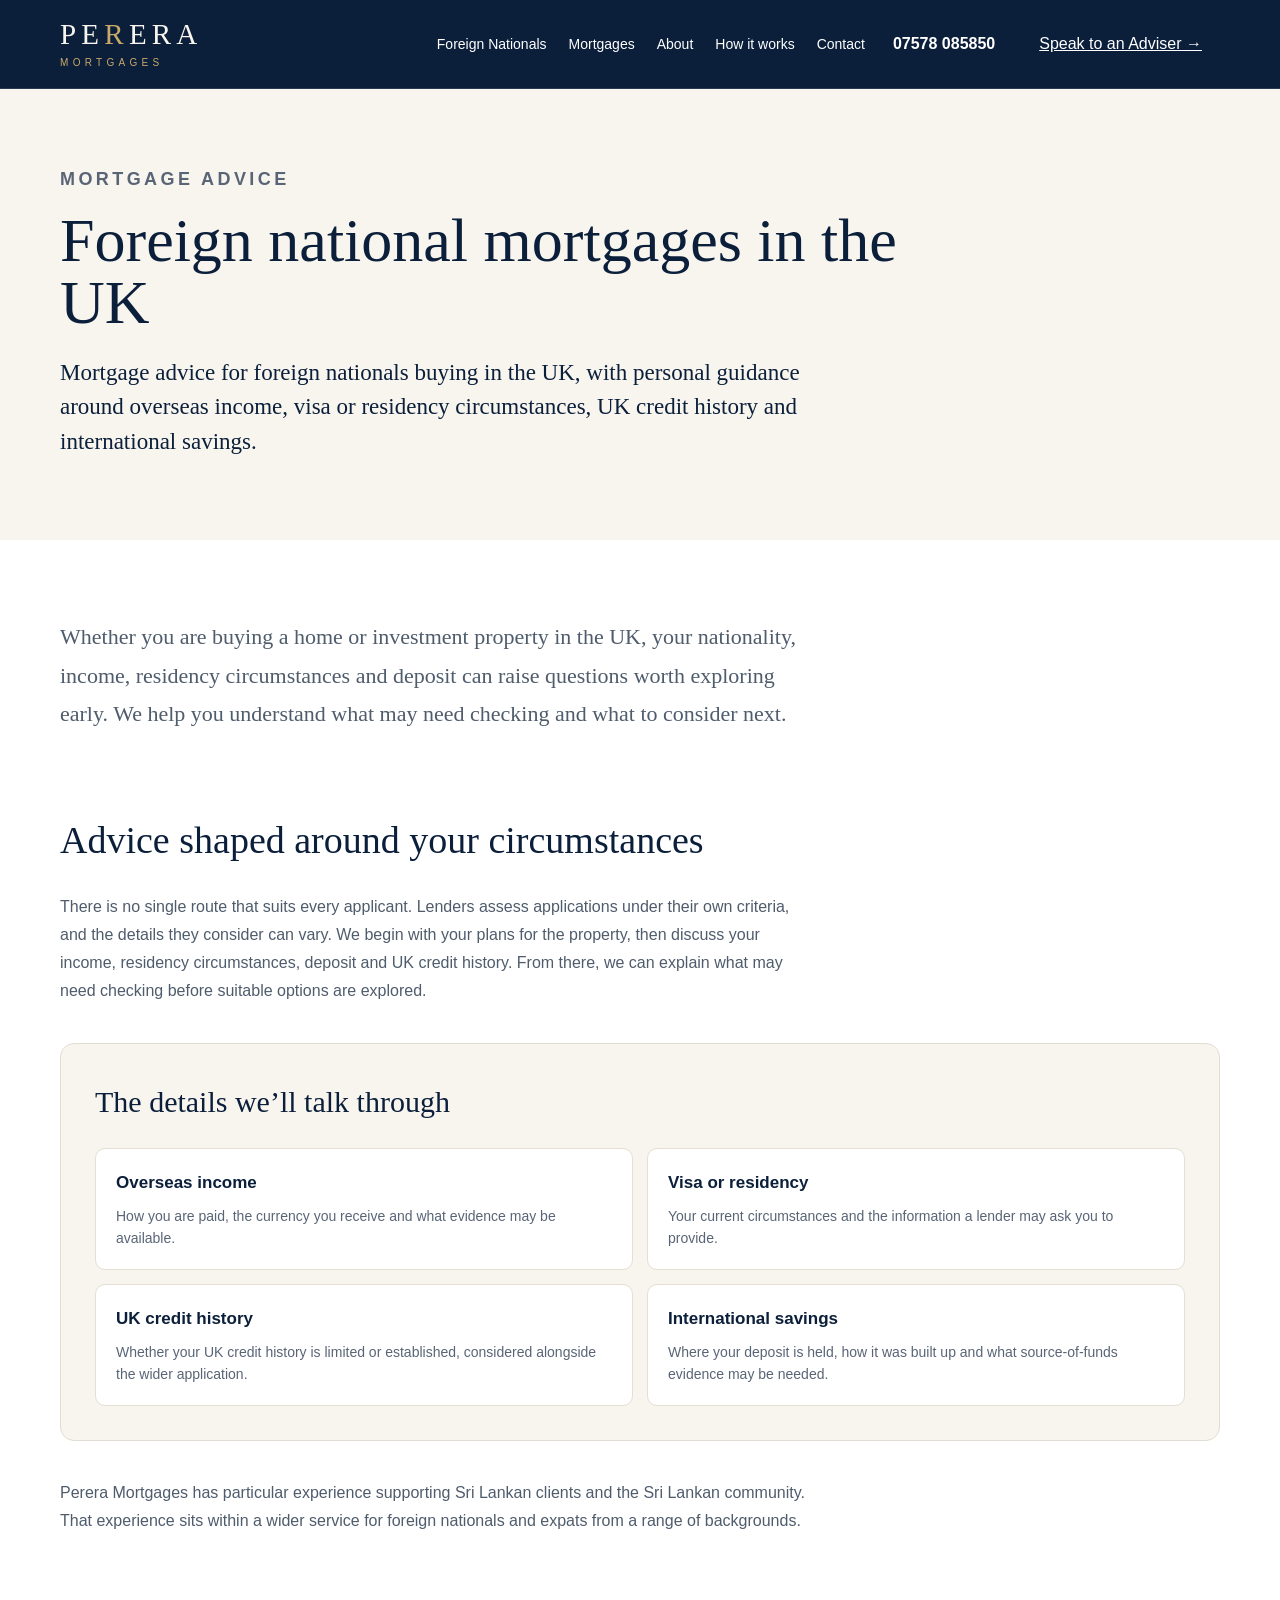
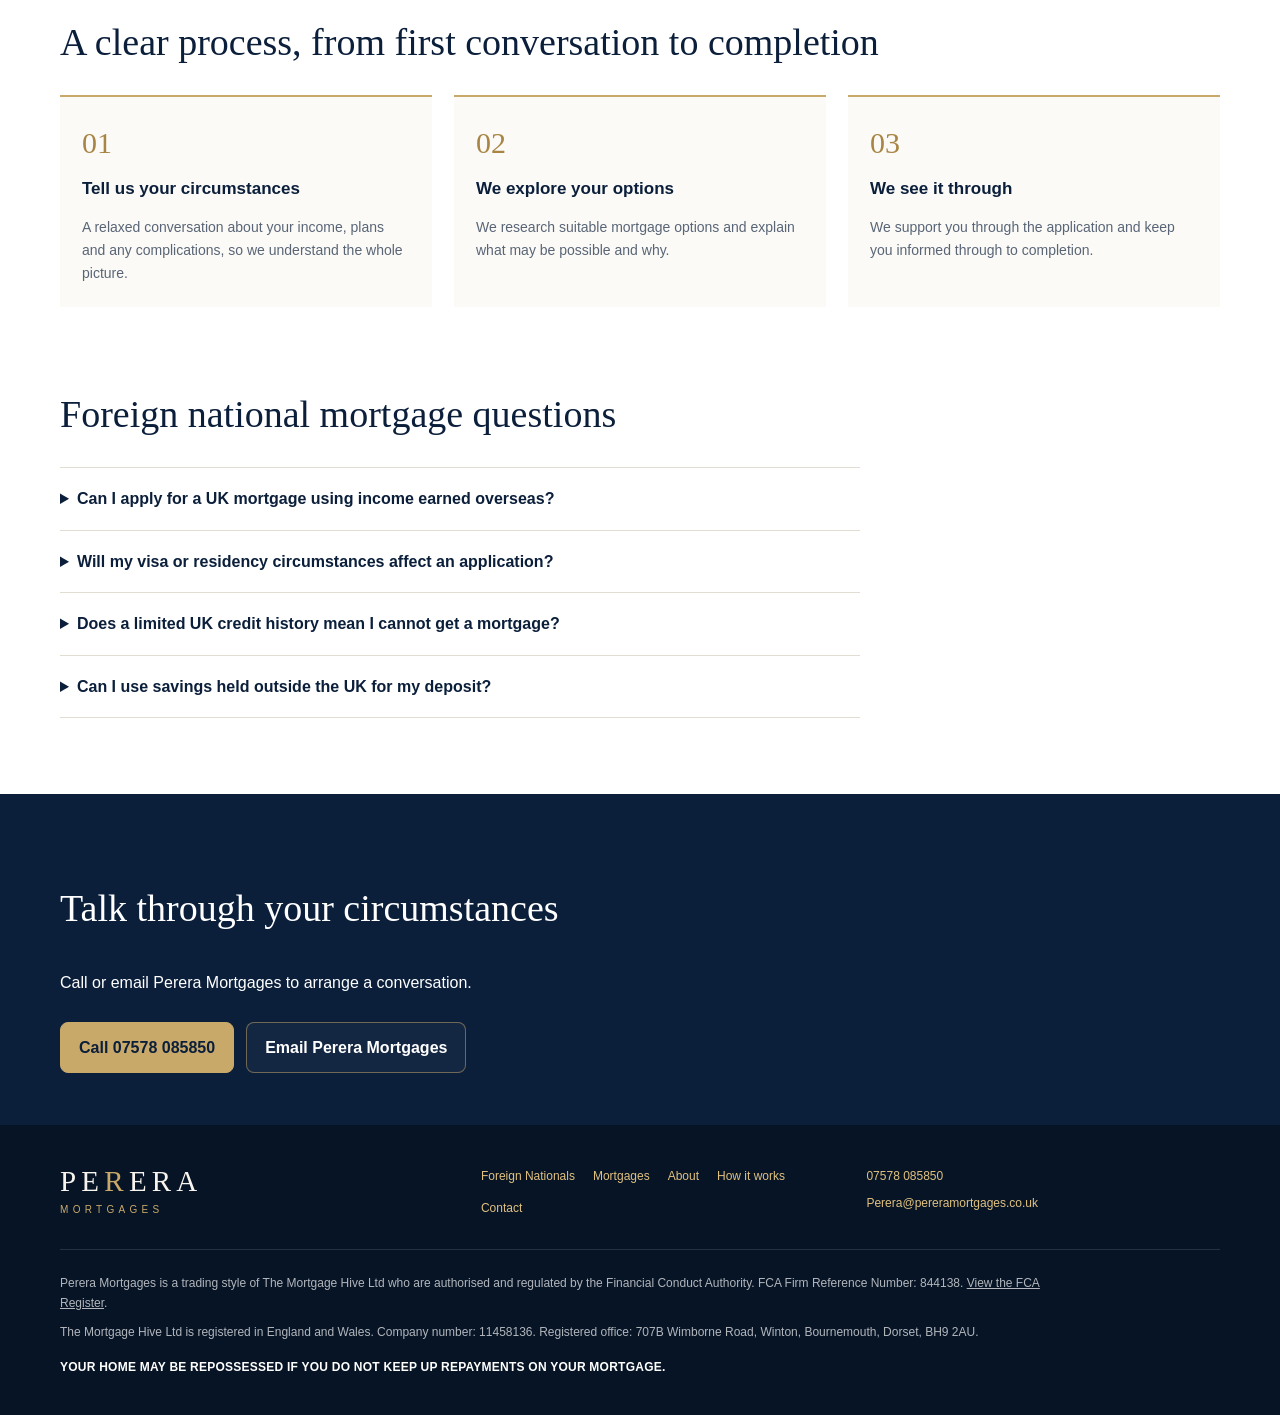
<file: wordpress/Perera-Foreign-National-Mortgages-Visual-Preview.html>
<!doctype html>
<html lang="en">
<head>
  <meta charset="utf-8">
  <meta name="viewport" content="width=device-width, initial-scale=1">
  <meta name="description" content="Mortgage advice for foreign nationals buying in the UK. Discuss overseas income, visa or residency circumstances, UK credit history and international savings.">
  <title>Perera Mortgages | Foreign National Mortgages — Visual Preview</title>
  <style>
/*
Theme Name: Perera Mortgages
Theme URI: https://pereramortgages.co.uk
Author: Perera Mortgages
Description: A custom, block-based WordPress theme built around the approved Perera Mortgages visual direction.
Version: 0.1.0
Requires at least: 6.6
Requires PHP: 8.0
Text Domain: perera-mortgages
*/

:root {
  --pm-navy: #0b1f3b;
  --pm-navy-deep: #07172c;
  --pm-gold: #c9a96a;
  --pm-ivory: #f8f5ee;
  --pm-ink: #162942;
  --pm-muted: #596576;
  --pm-line: #e2ddd3;
  --pm-serif: Georgia, "Times New Roman", serif;
  --pm-sans: Arial, sans-serif;
  --pm-content: 1160px;
}

* { box-sizing: border-box; }
html { scroll-behavior: smooth; }
body {
  margin: 0;
  color: var(--pm-ink);
  background: #fff;
  font-family: var(--pm-sans);
  line-height: 1.6;
}
h1, h2, h3, h4, .wp-block-post-title { font-family: var(--pm-serif); font-weight: 400; }
a { color: inherit; }
img { max-width: 100%; height: auto; }
.wp-site-blocks { overflow: clip; }
.pm-container { width: min(100% - 48px, var(--pm-content)); margin-inline: auto; }
.pm-kicker { margin: 0; color: #9a7535; font-size: 11px; font-weight: 800; letter-spacing: .19em; line-height: 1.4; text-transform: uppercase; }
.pm-kicker--light { color: #e1c17f; }
.pm-button .wp-block-button__link,
.pm-button > a {
  display: inline-flex;
  min-height: 46px;
  align-items: center;
  justify-content: center;
  gap: 9px;
  padding: 10px 20px;
  border: 1px solid var(--pm-gold);
  border-radius: 7px;
  background: var(--pm-gold);
  color: var(--pm-navy);
  font-size: 15px;
  font-weight: 800;
  line-height: 1.3;
  text-decoration: none;
  transition: transform .2s ease, box-shadow .2s ease, background-color .2s ease;
}
.pm-button .wp-block-button__link:hover,
.pm-button > a:hover { transform: translateY(-2px); box-shadow: 0 8px 22px #07172c20; }
.pm-button--outline .wp-block-button__link { border-color: #c9a96a80; background: #ffffff0a; color: #fff; }
.pm-site-header { position: relative; z-index: 10; background: var(--pm-navy); border-bottom: 1px solid #ffffff1f; color: #fff; }
.pm-header-inner { display: flex; min-height: 88px; align-items: center; justify-content: space-between; gap: 26px; }
.pm-wordmark { display: inline-flex; flex-direction: column; color: var(--pm-ivory); line-height: 1; text-decoration: none; }
.pm-wordmark__name { font-family: var(--pm-serif); font-size: 29px; letter-spacing: .18em; }
.pm-wordmark__name span { color: var(--pm-gold); }
.pm-wordmark__descriptor { margin-top: 9px; color: var(--pm-gold); font-size: 10px; letter-spacing: .43em; }
.pm-navigation { margin-left: auto; }
.pm-navigation .wp-block-navigation__container { gap: 22px; }
.pm-navigation .wp-block-navigation-item__content { color: #fff; font-size: 14px; text-decoration: none; }
.pm-navigation .wp-block-navigation-item__content:hover { color: #e1c17f; }
.pm-navigation .wp-block-navigation-item__content[href^="tel:"] { color: var(--pm-gold); font-weight: 700; }
.pm-header-phone { color: #fff; font-weight: 700; text-decoration: none; white-space: nowrap; }
.pm-header-cta .wp-block-button__link { min-height: 44px; padding-inline: 18px; }
.pm-hero { position: relative; min-height: 530px; overflow: hidden; background: var(--pm-navy); color: #fff; }
.pm-hero__image { position: absolute; inset: 0; width: 100%; height: 100%; object-fit: cover; object-position: 68% center; }
.pm-hero__image img { display: block; width: 100%; height: 100%; object-fit: cover; object-position: inherit; }
.pm-hero::after { position: absolute; inset: 0; background: linear-gradient(90deg,#0b1f3bf5 0%,#0b1f3be6 30%,#0b1f3ba3 52%,#0b1f3b40 75%,#0b1f3b24 100%); content: ""; }
.pm-hero__inner { position: relative; z-index: 1; display: flex; min-height: 530px; align-items: center; }
.pm-hero__copy { max-width: 610px; padding-block: 55px; }
.pm-hero h1 { margin: 18px 0 22px; color: #fff; font-size: clamp(49px, 5vw, 64px); line-height: .98; }
.pm-hero h1 em, .pm-section-title em { color: var(--pm-gold); font-style: normal; }
.pm-hero__lead { max-width: 580px; margin: 0 0 14px; font-size: 20px; line-height: 1.45; }
.pm-hero__body { max-width: 550px; margin: 0 0 26px; color: #ffffffd6; font-size: 16px; line-height: 1.65; }
.pm-trust { border-bottom: 1px solid #e4ddd1; background: var(--pm-ivory); }
.pm-trust__grid { display: grid; grid-template-columns: repeat(4, 1fr); }
.pm-trust__item { padding: 21px 24px; border-right: 1px solid #ddd5c8; }
.pm-trust__item:last-child { border-right: 0; }
.pm-trust__item::before { display: block; width: 24px; height: 2px; margin-bottom: 12px; background: var(--pm-gold); content: ""; }
.pm-trust__item strong { display: block; margin-bottom: 5px; color: var(--pm-navy); }
.pm-trust__item span { color: var(--pm-muted); font-size: 13px; }
.pm-special { display: grid; grid-template-columns: 1fr 1fr; background: var(--pm-ivory); }
.pm-special__media { min-height: 440px; background: var(--pm-ivory) url("[data-uri]") center / cover no-repeat; }
.pm-special__media img { display: block; width: 100%; height: 100%; min-height: 440px; object-fit: cover; }
.pm-special__copy { display: flex; align-items: center; padding: 55px; }
.pm-special__inner { max-width: 540px; }
.pm-section-title { margin: 14px 0 20px; color: var(--pm-navy); font-size: clamp(38px, 3.6vw, 47px); line-height: 1.04; }
.pm-special p { color: #4f5c6c; line-height: 1.7; }
.pm-checks { display: grid; grid-template-columns: 1fr 1fr; gap: 10px 18px; margin: 22px 0 25px; padding: 0; list-style: none; }
.pm-checks li { position: relative; padding-left: 19px; color: var(--pm-ink); font-size: 14px; line-height: 1.45; }
.pm-checks li::before { position: absolute; left: 0; color: var(--pm-gold); font-weight: 800; content: "✓"; }
.pm-services { padding-block: 72px; }
.pm-services h2, .pm-process h2 { max-width: 760px; margin: 13px 0 8px; color: var(--pm-navy); font-size: clamp(35px, 3.2vw, 44px); line-height: 1.08; }
.pm-services__intro { max-width: 760px; color: var(--pm-muted); line-height: 1.6; }
.pm-service-grid { display: grid; grid-template-columns: repeat(4, 1fr); gap: 14px; margin-top: 32px; }
.pm-service-card { position: relative; min-height: 175px; padding: 22px 20px; border: 1px solid var(--pm-line); border-radius: 12px; background: #fbfaf7; transition: transform .22s ease, box-shadow .22s ease; }
.pm-service-card:hover { transform: translateY(-4px); box-shadow: 0 10px 28px #0b1f3b12; }
.pm-service-card--featured { border-color: var(--pm-navy); background: var(--pm-navy); color: #fff; }
.pm-service-card__icon { display: grid; width: 35px; height: 35px; margin-bottom: 22px; place-items: center; border: 1px solid var(--pm-gold); border-radius: 50%; color: var(--pm-gold); }
.pm-service-card h3 { margin: 0 0 8px; color: var(--pm-navy); font-size: 20px; }
.pm-service-card--featured h3 { color: #fff; }
.pm-service-card p { margin: 0; color: #657080; font-size: 13px; line-height: 1.5; }
.pm-service-card--featured p { color: #ffffffb3; }
.pm-service-card__arrow { position: absolute; right: 18px; bottom: 16px; color: var(--pm-gold); }
.pm-services__more { margin-top: 24px; text-align: right; }
.pm-services__more a { color: var(--pm-navy); font-weight: 700; text-decoration-color: var(--pm-gold); text-underline-offset: 4px; }
.pm-sri { position: relative; overflow: hidden; background: var(--pm-navy-deep); color: #fff; }
.pm-sri__image { position: absolute; inset: 0; width: 100%; height: 100%; object-fit: cover; }
.pm-sri::after { position: absolute; inset: 0; background: linear-gradient(90deg,#051528fa,#051528db 43%,#05152838 78%); content: ""; }
.pm-sri__inner { position: relative; z-index: 1; padding-block: 88px; }
.pm-sri__copy { max-width: 600px; }
.pm-sri h2 { margin: 15px 0 23px; color: #fff; font-size: 48px; line-height: 1.05; }
.pm-sri p { color: #ffffffe0; line-height: 1.7; }
.pm-why { padding-block: 64px; background: var(--pm-ivory); }
.pm-why__grid { display: grid; grid-template-columns: repeat(4, 1fr); gap: 22px; margin-top: 30px; }
.pm-why__item { padding-top: 18px; border-top: 2px solid var(--pm-gold); }
.pm-why__item strong { color: var(--pm-navy); }
.pm-why__item p { color: var(--pm-muted); font-size: 14px; line-height: 1.55; }
.pm-process { padding-block: 72px; background: #fff; }
.pm-process__grid { display: grid; grid-template-columns: repeat(3, 1fr); gap: 28px; margin-top: 38px; border-top: 1px solid #ded8cc; }
.pm-process__step { padding: 27px 28px 0 0; border-right: 1px solid #ded8cc; }
.pm-process__step:last-child { border-right: 0; }
.pm-process__number { color: var(--pm-gold); font-family: var(--pm-serif); font-size: 30px; }
.pm-process__step h3 { margin: 9px 0 8px; color: var(--pm-navy); font-family: var(--pm-sans); font-size: 17px; font-weight: 700; }
.pm-process__step p { color: var(--pm-muted); font-size: 14px; line-height: 1.6; }
.pm-contact { padding-block: 68px; background: var(--pm-navy); color: #fff; }
.pm-contact h2 { margin: 15px 0; color: #fff; font-size: clamp(39px, 3.6vw, 48px); line-height: 1.05; }
.pm-contact h2 span { color: var(--pm-gold); }
.pm-contact__intro { color: #ffffffb8; }
.pm-contact__links { display: flex; flex-wrap: wrap; gap: 12px; margin-top: 26px; }
.pm-contact__link { display: inline-flex; min-height: 48px; align-items: center; padding: 12px 18px; border: 1px solid #c9a96a80; border-radius: 8px; background: #ffffff0a; color: #fff; font-weight: 700; text-decoration: none; }
.pm-contact__link:hover { background: #ffffff12; }
.pm-contact__link--primary { border-color: var(--pm-gold); background: var(--pm-gold); color: var(--pm-navy); }
.pm-inline-button { display: inline-flex; min-height: 46px; align-items: center; gap: 9px; padding: 10px 20px; border-radius: 7px; background: var(--pm-gold); color: var(--pm-navy); font-weight: 800; text-decoration: none; }
.pm-site-footer { padding-block: 42px 28px; background: #061426; color: #ffffffb0; font-size: 12px; line-height: 1.65; }
.pm-footer-top { display: grid; grid-template-columns: 1.1fr 1fr 1fr; gap: 32px; padding-bottom: 28px; margin-bottom: 24px; border-bottom: 1px solid #ffffff1f; }
.pm-footer-links { display: flex; flex-wrap: wrap; gap: 10px 18px; }
.pm-footer-links a, .pm-footer-contact a { color: #e1c17f; text-decoration: none; }
.pm-footer-links .wp-block-navigation__container { gap: 10px 18px; }
.pm-footer-links .wp-block-navigation-item__content { color: #e1c17f; font-size: 12px; text-decoration: none; }
.pm-footer-contact a { display: block; margin-bottom: 7px; }
.pm-footer-legal p { max-width: 980px; margin: 0 0 9px; }
.pm-footer-risk { margin-top: 16px !important; color: #fff; font-weight: 700; letter-spacing: .02em; }
.pm-page-hero { padding-block: 76px 58px; background: var(--pm-ivory); }
.pm-page-hero h1 { max-width: 900px; margin: 15px 0 16px; color: var(--pm-navy); font-size: clamp(42px, 5vw, 62px); line-height: 1; }
.pm-page-hero p { max-width: 760px; color: var(--pm-muted); font-size: 18px; line-height: 1.6; }
.pm-page-hero .pm-page-intro { color: var(--pm-navy); font-family: var(--pm-serif); font-size: clamp(20px, 2vw, 23px); line-height: 1.5; }
.pm-page-lead { color: var(--pm-navy); font-family: var(--pm-serif); font-size: 22px; line-height: 1.5; }
.pm-page-content { padding-block: 56px 76px; }
.pm-page-content h2, .pm-page-content h3 { color: var(--pm-navy); }
.pm-page-content > .wp-block-heading { margin-top: 2.25em; font-size: clamp(30px, 3vw, 38px); line-height: 1.12; }
.pm-page-content > .wp-block-heading:first-child { margin-top: 0; }
.pm-page-content > p { max-width: 760px; color: #4f5c6c; line-height: 1.75; }
.pm-service-factors { margin-block: 38px; padding: 34px; border: 1px solid var(--pm-line); border-radius: 14px; background: var(--pm-ivory); }
.pm-service-factors > .wp-block-heading { margin: 0 0 22px; font-size: 30px; }
.pm-service-factor-grid { display: grid; grid-template-columns: repeat(2, minmax(0, 1fr)); gap: 14px; }
.pm-service-factor-grid > .wp-block-column { margin: 0; }
.pm-service-factor { height: 100%; padding: 20px; border: 1px solid #e5ded2; border-radius: 10px; background: #fff; }
.pm-service-factor h3 { margin: 0 0 8px; font-family: var(--pm-sans); font-size: 17px; font-weight: 700; }
.pm-service-factor p { margin: 0; color: var(--pm-muted); font-size: 14px; line-height: 1.6; }
.pm-service-steps { display: grid; grid-template-columns: repeat(3, minmax(0, 1fr)); gap: 22px; margin-block: 28px 48px; }
.pm-service-steps > .wp-block-column { margin: 0; }
.pm-service-step { height: 100%; padding: 22px; border-top: 2px solid var(--pm-gold); background: #fbfaf7; }
.pm-service-step .pm-process__number { margin: 0; color: #a98545; font-family: var(--pm-serif); font-size: 30px; }
.pm-service-step h3 { margin: 8px 0; font-family: var(--pm-sans); font-size: 17px; font-weight: 700; }
.pm-service-step p:last-child { margin-bottom: 0; color: var(--pm-muted); font-size: 14px; line-height: 1.65; }
.pm-page-content .wp-block-details { max-width: 800px; padding: 18px 0; border-bottom: 1px solid var(--pm-line); }
.pm-page-content .wp-block-details:first-of-type { border-top: 1px solid var(--pm-line); }
.pm-page-content .wp-block-details summary { color: var(--pm-navy); font-weight: 700; cursor: pointer; }
.pm-page-content .wp-block-details p { margin: 12px 0 0; color: var(--pm-muted); line-height: 1.7; }
.pm-page-cta { padding-block: 52px; background: var(--pm-navy); color: #fff; }
.pm-page-cta h2 { color: #fff; font-size: 38px; }
.pm-skip-link { position: absolute; z-index: 100; top: 8px; left: 8px; transform: translateY(-150%); padding: 10px 14px; background: #fff; color: var(--pm-navy); }
.pm-skip-link:focus { transform: translateY(0); }

@media (max-width: 1000px) {
  .pm-navigation .wp-block-navigation__container { gap: 14px; }
  .pm-header-cta { display: none; }
  .pm-service-grid { grid-template-columns: repeat(2, 1fr); }
}
@media (max-width: 800px) {
  html { scroll-behavior: auto; }
  .pm-container { width: min(100% - 40px, var(--pm-content)); }
  .pm-header-inner { min-height: 92px; }
  .pm-wordmark__name { font-size: 26px; }
  .pm-navigation { margin-left: 0; }
  .pm-header-phone { display: none; }
  .pm-navigation .wp-block-navigation__responsive-container:not(.is-menu-open) { display: none; }
  .pm-navigation .wp-block-navigation__responsive-container.is-menu-open { z-index: 30; padding: 22px; background: var(--pm-navy); }
  .pm-navigation .wp-block-navigation__responsive-container-content { align-items: stretch; }
  .pm-navigation .wp-block-navigation__container { width: 100%; align-items: stretch; gap: 0; }
  .pm-navigation .wp-block-navigation-item { padding-block: 12px; border-bottom: 1px solid #ffffff1f; }
  .pm-navigation .wp-block-navigation-item__content { font-size: 16px; }
  .pm-navigation .wp-block-navigation__responsive-container-close,
  .pm-navigation .wp-block-navigation__responsive-container-open { color: var(--pm-gold); }
  .pm-hero, .pm-hero__inner { min-height: 590px; }
  .pm-hero__image { object-position: 72% center; }
  .pm-hero::after { background: linear-gradient(90deg,#0b1f3be3 0%,#0b1f3bba 52%,#0b1f3b45 100%); }
  .pm-hero__copy { max-width: 94%; padding-block: 45px; }
  .pm-hero h1 { font-size: 49px; }
  .pm-hero__lead { font-size: 19px; }
  .pm-hero__body { font-size: 15px; }
  .pm-trust__grid { grid-template-columns: 1fr 1fr; }
  .pm-trust__item { padding: 18px 14px; }
  .pm-trust__item:nth-child(2) { border-right: 0; }
  .pm-special { grid-template-columns: 1fr; }
  .pm-special__media, .pm-special__media img { min-height: 0; height: 290px; }
  .pm-special__copy { padding: 38px 22px 44px; }
  .pm-section-title { font-size: 42px; }
  .pm-checks { grid-template-columns: 1fr; }
  .pm-services, .pm-process { padding-block: 54px; }
  .pm-service-grid { gap: 11px; }
  .pm-service-card { min-height: 155px; padding: 17px 15px; }
  .pm-service-card h3 { font-size: 17px; }
  .pm-service-card p { font-size: 12px; }
  .pm-why__grid { grid-template-columns: 1fr; }
  .pm-sri__inner { padding-block: 54px; }
  .pm-sri h2 { font-size: 36px; }
  .pm-process h2 { font-size: 35px; }
  .pm-process__grid { grid-template-columns: 1fr; gap: 0; margin-top: 28px; }
  .pm-process__step { padding: 22px 0; border-right: 0; border-bottom: 1px solid #ded8cc; }
  .pm-process__step:last-child { border-bottom: 0; }
  .pm-footer-top { grid-template-columns: 1fr; gap: 22px; }
  .pm-page-hero { padding-block: 54px 38px; }
  .pm-page-content { padding-block: 38px 54px; }
  .pm-page-lead { font-size: 20px; }
  .pm-service-factors { padding: 22px 16px; }
  .pm-service-factors > .wp-block-heading { font-size: 26px; }
  .pm-service-factor-grid, .pm-service-steps { grid-template-columns: 1fr; gap: 10px; }
  .pm-service-step { padding: 18px; }
}
@media (prefers-reduced-motion: reduce) {
  *, *::before, *::after { scroll-behavior: auto !important; transition-duration: .01ms !important; animation-duration: .01ms !important; animation-iteration-count: 1 !important; }
}


    /* Static rendering of the FSE theme for design QA; WordPress supplies these block wrappers. */
    .pm-site-header .pm-container { width: min(100% - 48px, var(--pm-content)); }
    .pm-header-phone { margin-left: 2px; }
    .pm-navigation ul { display: flex; align-items: center; gap: 22px; margin: 0; padding: 0; list-style: none; }
    .pm-navigation li a { color: #fff; font-size: 14px; text-decoration: none; }
    .pm-nav-toggle { display: none; width: 44px; height: 44px; border: 1px solid #ffffff38; border-radius: 8px; background: transparent; color: var(--pm-gold); font-size: 23px; }
    .pm-mobile-menu { display: none; padding: 8px 20px 20px; background: var(--pm-navy); }
    .pm-mobile-menu a { display: block; padding: 13px 0; border-bottom: 1px solid #ffffff14; color: #fff; text-decoration: none; }
    .pm-mobile-menu a:last-child { color: var(--pm-gold); font-weight: 700; }
    @media(max-width:800px){.pm-navigation,.pm-header-phone,.pm-header-cta{display:none!important}.pm-nav-toggle{display:flex;align-items:center;justify-content:center}.pm-mobile-menu.is-open{display:block}.pm-site-header .pm-container{width:min(100% - 40px,var(--pm-content))}.pm-footer-links .wp-block-navigation__container{flex-wrap:wrap}}
  
  </style>
</head>
<body>
<header class="pm-site-header">
  <div class="pm-container pm-header-inner">
    <a class="pm-wordmark" href="#" aria-label="Perera Mortgages home"><span class="pm-wordmark__name">PE<span>R</span>ERA</span><span class="pm-wordmark__descriptor">MORTGAGES</span></a>
    <nav class="pm-navigation" aria-label="Primary navigation"><ul><li><a href="/foreign-national-mortgages/">Foreign Nationals</a></li><li><a href="/mortgages/">Mortgages</a></li><li><a href="/about-perera-mortgages/">About</a></li><li><a href="/how-it-works/">How it works</a></li><li><a href="/contact/">Contact</a></li></ul></nav>
    <a class="pm-header-phone" href="tel:+447578085850">07578 085850</a>
    <div class="pm-header-cta"><a class="wp-block-button__link" href="/contact/">Speak to an Adviser →</a></div>
    <button class="pm-nav-toggle" type="button" aria-label="Open menu" aria-expanded="false">☰</button>
  </div>
  <nav class="pm-mobile-menu" aria-label="Mobile navigation"><a href="/foreign-national-mortgages/">Foreign Nationals</a><a href="/mortgages/">Mortgages</a><a href="/about-perera-mortgages/">About</a><a href="/how-it-works/">How it works</a><a href="/contact/">Contact</a><a href="tel:+447578085850">Call 07578 085850</a></nav>
</header>
<main>
  <section class="pm-page-hero"><div class="pm-container">
    <p class="pm-kicker">Mortgage advice</p>
    <h1>Foreign national mortgages in the UK</h1>
    <p class="pm-page-intro">Mortgage advice for foreign nationals buying in the UK, with personal guidance around overseas income, visa or residency circumstances, UK credit history and international savings.</p>
  </div></section>
  <section class="pm-page-content pm-container">
    <p class="pm-page-lead">Whether you are buying a home or investment property in the UK, your nationality, income, residency circumstances and deposit can raise questions worth exploring early. We help you understand what may need checking and what to consider next.</p>
<!-- wp:heading {"level":2} -->
<h2 class="wp-block-heading">Advice shaped around your circumstances</h2>
<!-- /wp:heading -->

<!-- wp:paragraph -->
<p>There is no single route that suits every applicant. Lenders assess applications under their own criteria, and the details they consider can vary. We begin with your plans for the property, then discuss your income, residency circumstances, deposit and UK credit history. From there, we can explain what may need checking before suitable options are explored.</p>
<!-- /wp:paragraph -->

<!-- wp:group {"className":"pm-service-factors","layout":{"type":"constrained"}} -->
<div class="wp-block-group pm-service-factors">
  <!-- wp:heading {"level":2} -->
  <h2 class="wp-block-heading">The details we’ll talk through</h2>
  <!-- /wp:heading -->
  <!-- wp:columns {"className":"pm-service-factor-grid"} -->
  <div class="wp-block-columns pm-service-factor-grid">
    <!-- wp:column -->
    <div class="wp-block-column"><!-- wp:group {"className":"pm-service-factor","layout":{"type":"constrained"}} --><div class="wp-block-group pm-service-factor"><!-- wp:heading {"level":3} --><h3 class="wp-block-heading">Overseas income</h3><!-- /wp:heading --><!-- wp:paragraph --><p>How you are paid, the currency you receive and what evidence may be available.</p><!-- /wp:paragraph --></div><!-- /wp:group --></div>
    <!-- /wp:column -->
    <!-- wp:column -->
    <div class="wp-block-column"><!-- wp:group {"className":"pm-service-factor","layout":{"type":"constrained"}} --><div class="wp-block-group pm-service-factor"><!-- wp:heading {"level":3} --><h3 class="wp-block-heading">Visa or residency</h3><!-- /wp:heading --><!-- wp:paragraph --><p>Your current circumstances and the information a lender may ask you to provide.</p><!-- /wp:paragraph --></div><!-- /wp:group --></div>
    <!-- /wp:column -->
    <!-- wp:column -->
    <div class="wp-block-column"><!-- wp:group {"className":"pm-service-factor","layout":{"type":"constrained"}} --><div class="wp-block-group pm-service-factor"><!-- wp:heading {"level":3} --><h3 class="wp-block-heading">UK credit history</h3><!-- /wp:heading --><!-- wp:paragraph --><p>Whether your UK credit history is limited or established, considered alongside the wider application.</p><!-- /wp:paragraph --></div><!-- /wp:group --></div>
    <!-- /wp:column -->
    <!-- wp:column -->
    <div class="wp-block-column"><!-- wp:group {"className":"pm-service-factor","layout":{"type":"constrained"}} --><div class="wp-block-group pm-service-factor"><!-- wp:heading {"level":3} --><h3 class="wp-block-heading">International savings</h3><!-- /wp:heading --><!-- wp:paragraph --><p>Where your deposit is held, how it was built up and what source-of-funds evidence may be needed.</p><!-- /wp:paragraph --></div><!-- /wp:group --></div>
    <!-- /wp:column -->
  </div>
  <!-- /wp:columns -->
</div>
<!-- /wp:group -->

<!-- wp:paragraph -->
<p>Perera Mortgages has particular experience supporting Sri Lankan clients and the Sri Lankan community. That experience sits within a wider service for foreign nationals and expats from a range of backgrounds.</p>
<!-- /wp:paragraph -->

<!-- wp:heading {"level":2} -->
<h2 class="wp-block-heading">A clear process, from first conversation to completion</h2>
<!-- /wp:heading -->

<!-- wp:columns {"className":"pm-service-steps"} -->
<div class="wp-block-columns pm-service-steps">
  <!-- wp:column -->
  <div class="wp-block-column"><!-- wp:group {"className":"pm-service-step","layout":{"type":"constrained"}} --><div class="wp-block-group pm-service-step"><!-- wp:paragraph {"className":"pm-process__number"} --><p class="pm-process__number">01</p><!-- /wp:paragraph --><!-- wp:heading {"level":3} --><h3 class="wp-block-heading">Tell us your circumstances</h3><!-- /wp:heading --><!-- wp:paragraph --><p>A relaxed conversation about your income, plans and any complications, so we understand the whole picture.</p><!-- /wp:paragraph --></div><!-- /wp:group --></div>
  <!-- /wp:column -->
  <!-- wp:column -->
  <div class="wp-block-column"><!-- wp:group {"className":"pm-service-step","layout":{"type":"constrained"}} --><div class="wp-block-group pm-service-step"><!-- wp:paragraph {"className":"pm-process__number"} --><p class="pm-process__number">02</p><!-- /wp:paragraph --><!-- wp:heading {"level":3} --><h3 class="wp-block-heading">We explore your options</h3><!-- /wp:heading --><!-- wp:paragraph --><p>We research suitable mortgage options and explain what may be possible and why.</p><!-- /wp:paragraph --></div><!-- /wp:group --></div>
  <!-- /wp:column -->
  <!-- wp:column -->
  <div class="wp-block-column"><!-- wp:group {"className":"pm-service-step","layout":{"type":"constrained"}} --><div class="wp-block-group pm-service-step"><!-- wp:paragraph {"className":"pm-process__number"} --><p class="pm-process__number">03</p><!-- /wp:paragraph --><!-- wp:heading {"level":3} --><h3 class="wp-block-heading">We see it through</h3><!-- /wp:heading --><!-- wp:paragraph --><p>We support you through the application and keep you informed through to completion.</p><!-- /wp:paragraph --></div><!-- /wp:group --></div>
  <!-- /wp:column -->
</div>
<!-- /wp:columns -->

<!-- wp:heading {"level":2} -->
<h2 class="wp-block-heading">Foreign national mortgage questions</h2>
<!-- /wp:heading -->

<!-- wp:details {"showContent":false} -->
<details class="wp-block-details"><summary>Can I apply for a UK mortgage using income earned overseas?</summary><!-- wp:paragraph --><p>It depends on the lender’s criteria, the type and currency of your income, and the evidence available. We can discuss your circumstances and explain what needs checking before options are presented.</p><!-- /wp:paragraph --></details>
<!-- /wp:details -->

<!-- wp:details {"showContent":false} -->
<details class="wp-block-details"><summary>Will my visa or residency circumstances affect an application?</summary><!-- wp:paragraph --><p>They may. Lenders can apply different requirements based on an applicant’s circumstances. We’ll establish the relevant details and explain what needs to be checked for your case.</p><!-- /wp:paragraph --></details>
<!-- /wp:details -->

<!-- wp:details {"showContent":false} -->
<details class="wp-block-details"><summary>Does a limited UK credit history mean I cannot get a mortgage?</summary><!-- wp:paragraph --><p>A limited UK credit history does not, by itself, determine what may be possible. Lenders assess applications differently, so it is considered alongside your residency, income, deposit and plans.</p><!-- /wp:paragraph --></details>
<!-- /wp:details -->

<!-- wp:details {"showContent":false} -->
<details class="wp-block-details"><summary>Can I use savings held outside the UK for my deposit?</summary><!-- wp:paragraph --><p>This depends on the lender’s requirements and the details of the funds. We’ll discuss where your deposit is held, how it was built up and what evidence may be needed.</p><!-- /wp:paragraph --></details>
<!-- /wp:details -->

  </section>
  <section class="pm-page-cta"><div class="pm-container">
    <h2>Talk through your circumstances</h2>
    <p>Call or email Perera Mortgages to arrange a conversation.</p>
    <div class="pm-contact__links"><a class="pm-contact__link pm-contact__link--primary" href="tel:+447578085850">Call 07578 085850</a><a class="pm-contact__link" href="mailto:Perera@pereramortgages.co.uk">Email Perera Mortgages</a></div>
  </div></section>
</main>
<footer class="pm-site-footer"><div class="pm-container"><div class="pm-footer-top"><a class="pm-wordmark" href="#"><span class="pm-wordmark__name">PE<span>R</span>ERA</span><span class="pm-wordmark__descriptor">MORTGAGES</span></a><nav class="pm-footer-links"><a href="#foreign">Foreign Nationals</a><a href="#services">Mortgages</a><a href="#sri">About</a><a href="#process">How it works</a><a href="#contact">Contact</a></nav><div class="pm-footer-contact"><a href="tel:+447578085850">07578 085850</a><a href="mailto:Perera@pereramortgages.co.uk">Perera@pereramortgages.co.uk</a></div></div><div class="pm-footer-legal"><p>Perera Mortgages is a trading style of The Mortgage Hive Ltd who are authorised and regulated by the Financial Conduct Authority. FCA Firm Reference Number: 844138. <a href="https://register.fca.org.uk/">View the FCA Register</a>.</p><p>The Mortgage Hive Ltd is registered in England and Wales. Company number: 11458136. Registered office: 707B Wimborne Road, Winton, Bournemouth, Dorset, BH9 2AU.</p><p class="pm-footer-risk">YOUR HOME MAY BE REPOSSESSED IF YOU DO NOT KEEP UP REPAYMENTS ON YOUR MORTGAGE.</p></div></div></footer>
<script>
  const toggle=document.querySelector('.pm-nav-toggle'), menu=document.querySelector('.pm-mobile-menu');
  toggle.addEventListener('click',()=>{const open=toggle.getAttribute('aria-expanded')==='true';toggle.setAttribute('aria-expanded',String(!open));toggle.setAttribute('aria-label',open?'Open menu':'Close menu');menu.classList.toggle('is-open',!open)});
  menu.querySelectorAll('a').forEach(link=>link.addEventListener('click',()=>{toggle.setAttribute('aria-expanded','false');toggle.setAttribute('aria-label','Open menu');menu.classList.remove('is-open')}));
</script>

</body>
</html>
</file>
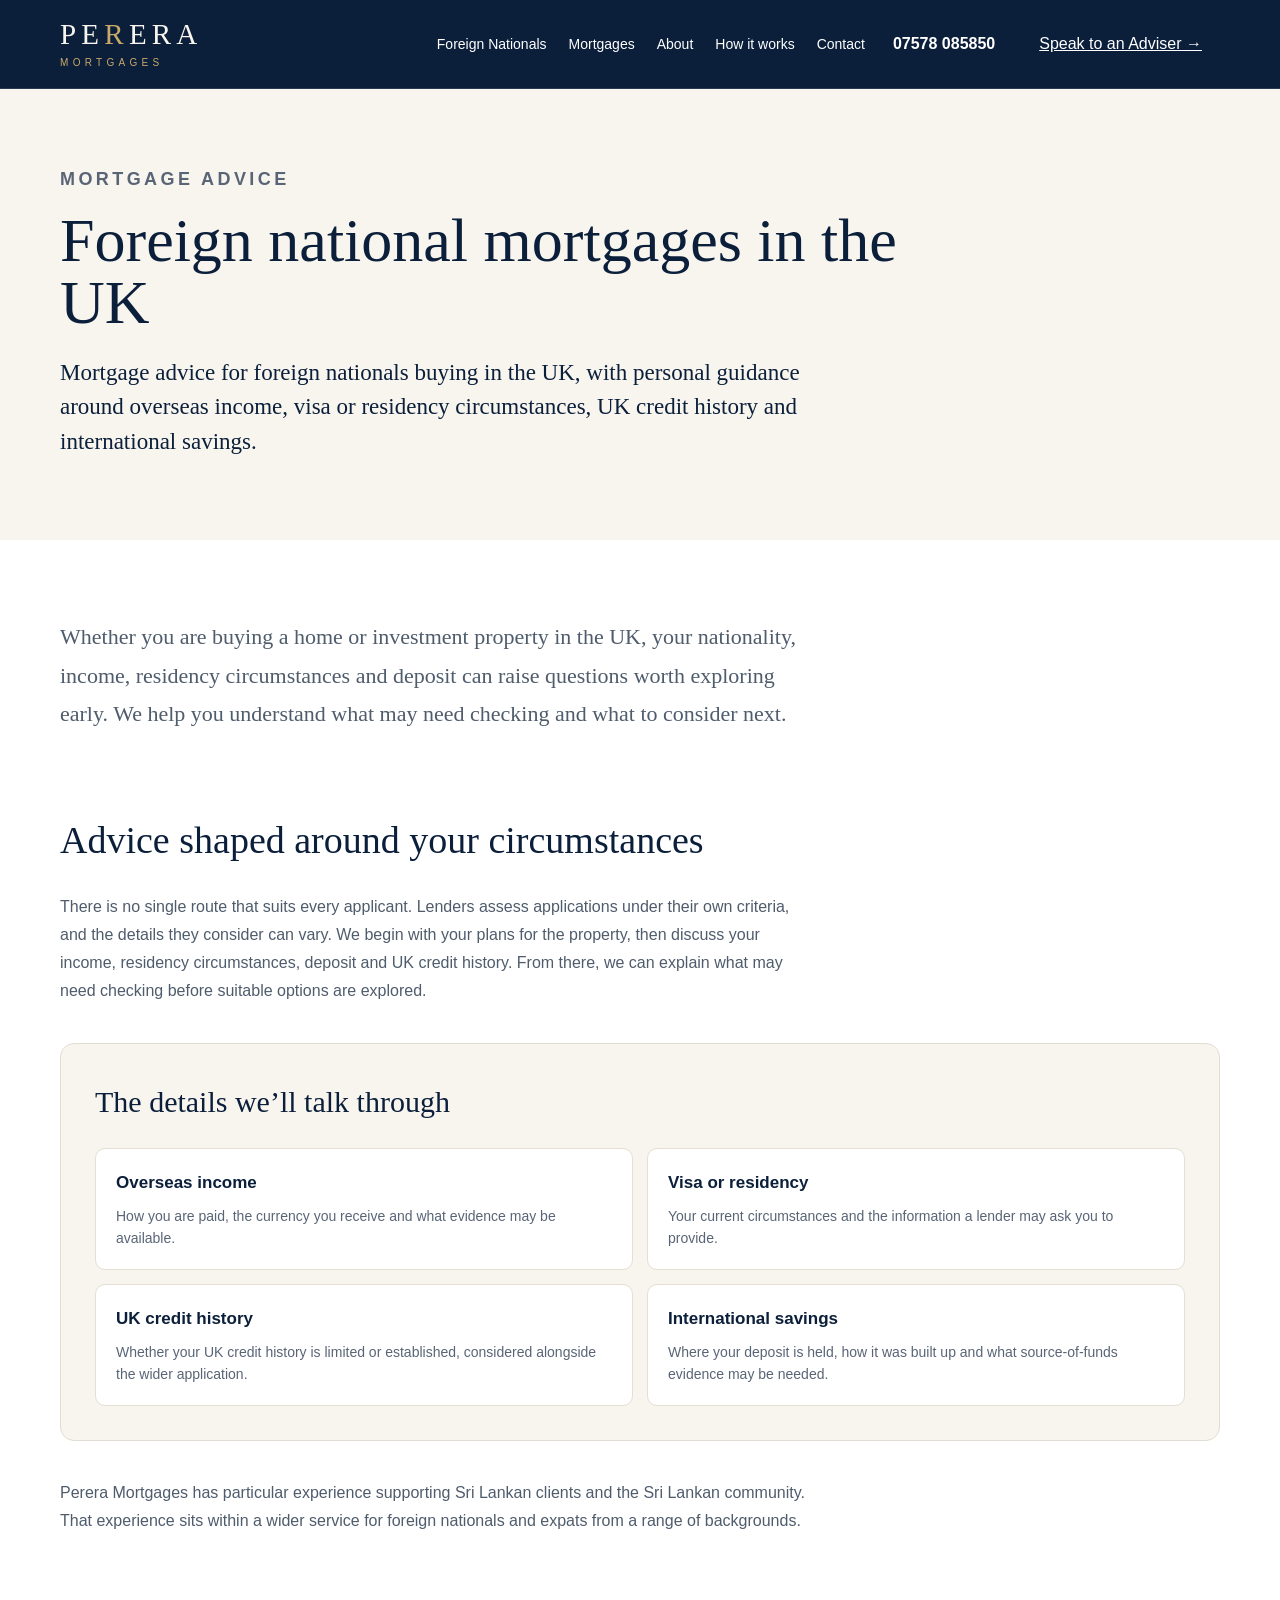
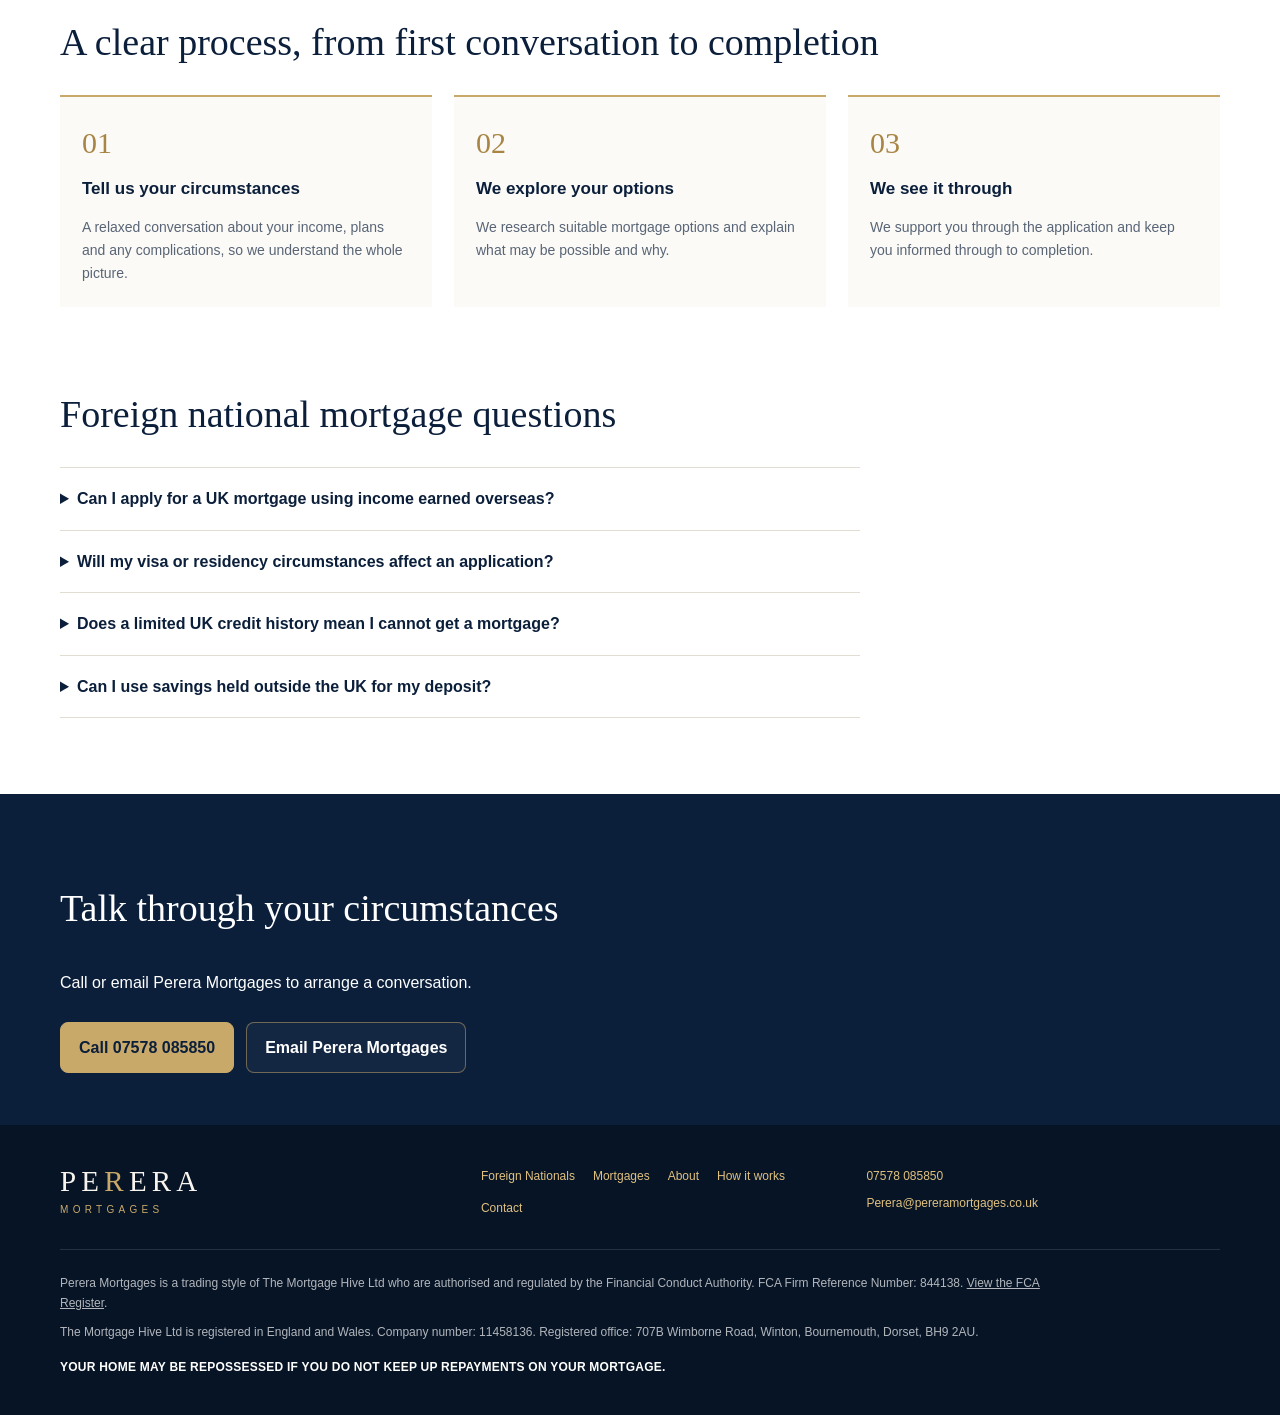
<file: wordpress/page-content/foreign-national-mortgages-preview.html>
<!doctype html>
<html lang="en">
<head>
  <meta charset="utf-8">
  <meta name="viewport" content="width=device-width, initial-scale=1">
  <meta name="description" content="Mortgage advice for foreign nationals buying in the UK. Discuss overseas income, visa or residency circumstances, UK credit history and international savings.">
  <title>Foreign National Mortgages UK | Perera Mortgages</title>
  <style>
/*
Theme Name: Perera Mortgages
Theme URI: https://pereramortgages.co.uk
Author: Perera Mortgages
Description: A custom, block-based WordPress theme built around the approved Perera Mortgages visual direction.
Version: 0.1.0
Requires at least: 6.6
Requires PHP: 8.0
Text Domain: perera-mortgages
*/

:root {
  --pm-navy: #0b1f3b;
  --pm-navy-deep: #07172c;
  --pm-gold: #c9a96a;
  --pm-ivory: #f8f5ee;
  --pm-ink: #162942;
  --pm-muted: #596576;
  --pm-line: #e2ddd3;
  --pm-serif: Georgia, "Times New Roman", serif;
  --pm-sans: Arial, sans-serif;
  --pm-content: 1160px;
}

* { box-sizing: border-box; }
html { scroll-behavior: smooth; }
body {
  margin: 0;
  color: var(--pm-ink);
  background: #fff;
  font-family: var(--pm-sans);
  line-height: 1.6;
}
h1, h2, h3, h4, .wp-block-post-title { font-family: var(--pm-serif); font-weight: 400; }
a { color: inherit; }
img { max-width: 100%; height: auto; }
.wp-site-blocks { overflow: clip; }
.pm-container { width: min(100% - 48px, var(--pm-content)); margin-inline: auto; }
.pm-kicker { margin: 0; color: #9a7535; font-size: 11px; font-weight: 800; letter-spacing: .19em; line-height: 1.4; text-transform: uppercase; }
.pm-kicker--light { color: #e1c17f; }
.pm-button .wp-block-button__link,
.pm-button > a {
  display: inline-flex;
  min-height: 46px;
  align-items: center;
  justify-content: center;
  gap: 9px;
  padding: 10px 20px;
  border: 1px solid var(--pm-gold);
  border-radius: 7px;
  background: var(--pm-gold);
  color: var(--pm-navy);
  font-size: 15px;
  font-weight: 800;
  line-height: 1.3;
  text-decoration: none;
  transition: transform .2s ease, box-shadow .2s ease, background-color .2s ease;
}
.pm-button .wp-block-button__link:hover,
.pm-button > a:hover { transform: translateY(-2px); box-shadow: 0 8px 22px #07172c20; }
.pm-button--outline .wp-block-button__link { border-color: #c9a96a80; background: #ffffff0a; color: #fff; }
.pm-site-header { position: relative; z-index: 10; background: var(--pm-navy); border-bottom: 1px solid #ffffff1f; color: #fff; }
.pm-header-inner { display: flex; min-height: 88px; align-items: center; justify-content: space-between; gap: 26px; }
.pm-wordmark { display: inline-flex; flex-direction: column; color: var(--pm-ivory); line-height: 1; text-decoration: none; }
.pm-wordmark__name { font-family: var(--pm-serif); font-size: 29px; letter-spacing: .18em; }
.pm-wordmark__name span { color: var(--pm-gold); }
.pm-wordmark__descriptor { margin-top: 9px; color: var(--pm-gold); font-size: 10px; letter-spacing: .43em; }
.pm-navigation { margin-left: auto; }
.pm-navigation .wp-block-navigation__container { gap: 22px; }
.pm-navigation .wp-block-navigation-item__content { color: #fff; font-size: 14px; text-decoration: none; }
.pm-navigation .wp-block-navigation-item__content:hover { color: #e1c17f; }
.pm-navigation .wp-block-navigation-item__content[href^="tel:"] { color: var(--pm-gold); font-weight: 700; }
.pm-header-phone { color: #fff; font-weight: 700; text-decoration: none; white-space: nowrap; }
.pm-header-cta .wp-block-button__link { min-height: 44px; padding-inline: 18px; }
.pm-hero { position: relative; min-height: 530px; overflow: hidden; background: var(--pm-navy); color: #fff; }
.pm-hero__image { position: absolute; inset: 0; width: 100%; height: 100%; object-fit: cover; object-position: 68% center; }
.pm-hero__image img { display: block; width: 100%; height: 100%; object-fit: cover; object-position: inherit; }
.pm-hero::after { position: absolute; inset: 0; background: linear-gradient(90deg,#0b1f3bf5 0%,#0b1f3be6 30%,#0b1f3ba3 52%,#0b1f3b40 75%,#0b1f3b24 100%); content: ""; }
.pm-hero__inner { position: relative; z-index: 1; display: flex; min-height: 530px; align-items: center; }
.pm-hero__copy { max-width: 610px; padding-block: 55px; }
.pm-hero h1 { margin: 18px 0 22px; color: #fff; font-size: clamp(49px, 5vw, 64px); line-height: .98; }
.pm-hero h1 em, .pm-section-title em { color: var(--pm-gold); font-style: normal; }
.pm-hero__lead { max-width: 580px; margin: 0 0 14px; font-size: 20px; line-height: 1.45; }
.pm-hero__body { max-width: 550px; margin: 0 0 26px; color: #ffffffd6; font-size: 16px; line-height: 1.65; }
.pm-trust { border-bottom: 1px solid #e4ddd1; background: var(--pm-ivory); }
.pm-trust__grid { display: grid; grid-template-columns: repeat(4, 1fr); }
.pm-trust__item { padding: 21px 24px; border-right: 1px solid #ddd5c8; }
.pm-trust__item:last-child { border-right: 0; }
.pm-trust__item::before { display: block; width: 24px; height: 2px; margin-bottom: 12px; background: var(--pm-gold); content: ""; }
.pm-trust__item strong { display: block; margin-bottom: 5px; color: var(--pm-navy); }
.pm-trust__item span { color: var(--pm-muted); font-size: 13px; }
.pm-special { display: grid; grid-template-columns: 1fr 1fr; background: var(--pm-ivory); }
.pm-special__media { min-height: 440px; background: var(--pm-ivory) url("[data-uri]") center / cover no-repeat; }
.pm-special__media img { display: block; width: 100%; height: 100%; min-height: 440px; object-fit: cover; }
.pm-special__copy { display: flex; align-items: center; padding: 55px; }
.pm-special__inner { max-width: 540px; }
.pm-section-title { margin: 14px 0 20px; color: var(--pm-navy); font-size: clamp(38px, 3.6vw, 47px); line-height: 1.04; }
.pm-special p { color: #4f5c6c; line-height: 1.7; }
.pm-checks { display: grid; grid-template-columns: 1fr 1fr; gap: 10px 18px; margin: 22px 0 25px; padding: 0; list-style: none; }
.pm-checks li { position: relative; padding-left: 19px; color: var(--pm-ink); font-size: 14px; line-height: 1.45; }
.pm-checks li::before { position: absolute; left: 0; color: var(--pm-gold); font-weight: 800; content: "✓"; }
.pm-services { padding-block: 72px; }
.pm-services h2, .pm-process h2 { max-width: 760px; margin: 13px 0 8px; color: var(--pm-navy); font-size: clamp(35px, 3.2vw, 44px); line-height: 1.08; }
.pm-services__intro { max-width: 760px; color: var(--pm-muted); line-height: 1.6; }
.pm-service-grid { display: grid; grid-template-columns: repeat(4, 1fr); gap: 14px; margin-top: 32px; }
.pm-service-card { position: relative; min-height: 175px; padding: 22px 20px; border: 1px solid var(--pm-line); border-radius: 12px; background: #fbfaf7; transition: transform .22s ease, box-shadow .22s ease; }
.pm-service-card:hover { transform: translateY(-4px); box-shadow: 0 10px 28px #0b1f3b12; }
.pm-service-card--featured { border-color: var(--pm-navy); background: var(--pm-navy); color: #fff; }
.pm-service-card__icon { display: grid; width: 35px; height: 35px; margin-bottom: 22px; place-items: center; border: 1px solid var(--pm-gold); border-radius: 50%; color: var(--pm-gold); }
.pm-service-card h3 { margin: 0 0 8px; color: var(--pm-navy); font-size: 20px; }
.pm-service-card--featured h3 { color: #fff; }
.pm-service-card p { margin: 0; color: #657080; font-size: 13px; line-height: 1.5; }
.pm-service-card--featured p { color: #ffffffb3; }
.pm-service-card__arrow { position: absolute; right: 18px; bottom: 16px; color: var(--pm-gold); }
.pm-services__more { margin-top: 24px; text-align: right; }
.pm-services__more a { color: var(--pm-navy); font-weight: 700; text-decoration-color: var(--pm-gold); text-underline-offset: 4px; }
.pm-sri { position: relative; overflow: hidden; background: var(--pm-navy-deep); color: #fff; }
.pm-sri__image { position: absolute; inset: 0; width: 100%; height: 100%; object-fit: cover; }
.pm-sri::after { position: absolute; inset: 0; background: linear-gradient(90deg,#051528fa,#051528db 43%,#05152838 78%); content: ""; }
.pm-sri__inner { position: relative; z-index: 1; padding-block: 88px; }
.pm-sri__copy { max-width: 600px; }
.pm-sri h2 { margin: 15px 0 23px; color: #fff; font-size: 48px; line-height: 1.05; }
.pm-sri p { color: #ffffffe0; line-height: 1.7; }
.pm-why { padding-block: 64px; background: var(--pm-ivory); }
.pm-why__grid { display: grid; grid-template-columns: repeat(4, 1fr); gap: 22px; margin-top: 30px; }
.pm-why__item { padding-top: 18px; border-top: 2px solid var(--pm-gold); }
.pm-why__item strong { color: var(--pm-navy); }
.pm-why__item p { color: var(--pm-muted); font-size: 14px; line-height: 1.55; }
.pm-process { padding-block: 72px; background: #fff; }
.pm-process__grid { display: grid; grid-template-columns: repeat(3, 1fr); gap: 28px; margin-top: 38px; border-top: 1px solid #ded8cc; }
.pm-process__step { padding: 27px 28px 0 0; border-right: 1px solid #ded8cc; }
.pm-process__step:last-child { border-right: 0; }
.pm-process__number { color: var(--pm-gold); font-family: var(--pm-serif); font-size: 30px; }
.pm-process__step h3 { margin: 9px 0 8px; color: var(--pm-navy); font-family: var(--pm-sans); font-size: 17px; font-weight: 700; }
.pm-process__step p { color: var(--pm-muted); font-size: 14px; line-height: 1.6; }
.pm-contact { padding-block: 68px; background: var(--pm-navy); color: #fff; }
.pm-contact h2 { margin: 15px 0; color: #fff; font-size: clamp(39px, 3.6vw, 48px); line-height: 1.05; }
.pm-contact h2 span { color: var(--pm-gold); }
.pm-contact__intro { color: #ffffffb8; }
.pm-contact__links { display: flex; flex-wrap: wrap; gap: 12px; margin-top: 26px; }
.pm-contact__link { display: inline-flex; min-height: 48px; align-items: center; padding: 12px 18px; border: 1px solid #c9a96a80; border-radius: 8px; background: #ffffff0a; color: #fff; font-weight: 700; text-decoration: none; }
.pm-contact__link:hover { background: #ffffff12; }
.pm-contact__link--primary { border-color: var(--pm-gold); background: var(--pm-gold); color: var(--pm-navy); }
.pm-inline-button { display: inline-flex; min-height: 46px; align-items: center; gap: 9px; padding: 10px 20px; border-radius: 7px; background: var(--pm-gold); color: var(--pm-navy); font-weight: 800; text-decoration: none; }
.pm-site-footer { padding-block: 42px 28px; background: #061426; color: #ffffffb0; font-size: 12px; line-height: 1.65; }
.pm-footer-top { display: grid; grid-template-columns: 1.1fr 1fr 1fr; gap: 32px; padding-bottom: 28px; margin-bottom: 24px; border-bottom: 1px solid #ffffff1f; }
.pm-footer-links { display: flex; flex-wrap: wrap; gap: 10px 18px; }
.pm-footer-links a, .pm-footer-contact a { color: #e1c17f; text-decoration: none; }
.pm-footer-links .wp-block-navigation__container { gap: 10px 18px; }
.pm-footer-links .wp-block-navigation-item__content { color: #e1c17f; font-size: 12px; text-decoration: none; }
.pm-footer-contact a { display: block; margin-bottom: 7px; }
.pm-footer-legal p { max-width: 980px; margin: 0 0 9px; }
.pm-footer-risk { margin-top: 16px !important; color: #fff; font-weight: 700; letter-spacing: .02em; }
.pm-page-hero { padding-block: 76px 58px; background: var(--pm-ivory); }
.pm-page-hero h1 { max-width: 900px; margin: 15px 0 16px; color: var(--pm-navy); font-size: clamp(42px, 5vw, 62px); line-height: 1; }
.pm-page-hero p { max-width: 760px; color: var(--pm-muted); font-size: 18px; line-height: 1.6; }
.pm-page-hero .pm-page-intro { color: var(--pm-navy); font-family: var(--pm-serif); font-size: clamp(20px, 2vw, 23px); line-height: 1.5; }
.pm-page-lead { color: var(--pm-navy); font-family: var(--pm-serif); font-size: 22px; line-height: 1.5; }
.pm-page-content { padding-block: 56px 76px; }
.pm-page-content h2, .pm-page-content h3 { color: var(--pm-navy); }
.pm-page-content > .wp-block-heading { margin-top: 2.25em; font-size: clamp(30px, 3vw, 38px); line-height: 1.12; }
.pm-page-content > .wp-block-heading:first-child { margin-top: 0; }
.pm-page-content > p { max-width: 760px; color: #4f5c6c; line-height: 1.75; }
.pm-service-factors { margin-block: 38px; padding: 34px; border: 1px solid var(--pm-line); border-radius: 14px; background: var(--pm-ivory); }
.pm-service-factors > .wp-block-heading { margin: 0 0 22px; font-size: 30px; }
.pm-service-factor-grid { display: grid; grid-template-columns: repeat(2, minmax(0, 1fr)); gap: 14px; }
.pm-service-factor-grid > .wp-block-column { margin: 0; }
.pm-service-factor { height: 100%; padding: 20px; border: 1px solid #e5ded2; border-radius: 10px; background: #fff; }
.pm-service-factor h3 { margin: 0 0 8px; font-family: var(--pm-sans); font-size: 17px; font-weight: 700; }
.pm-service-factor p { margin: 0; color: var(--pm-muted); font-size: 14px; line-height: 1.6; }
.pm-service-steps { display: grid; grid-template-columns: repeat(3, minmax(0, 1fr)); gap: 22px; margin-block: 28px 48px; }
.pm-service-steps > .wp-block-column { margin: 0; }
.pm-service-step { height: 100%; padding: 22px; border-top: 2px solid var(--pm-gold); background: #fbfaf7; }
.pm-service-step .pm-process__number { margin: 0; color: #a98545; font-family: var(--pm-serif); font-size: 30px; }
.pm-service-step h3 { margin: 8px 0; font-family: var(--pm-sans); font-size: 17px; font-weight: 700; }
.pm-service-step p:last-child { margin-bottom: 0; color: var(--pm-muted); font-size: 14px; line-height: 1.65; }
.pm-page-content .wp-block-details { max-width: 800px; padding: 18px 0; border-bottom: 1px solid var(--pm-line); }
.pm-page-content .wp-block-details:first-of-type { border-top: 1px solid var(--pm-line); }
.pm-page-content .wp-block-details summary { color: var(--pm-navy); font-weight: 700; cursor: pointer; }
.pm-page-content .wp-block-details p { margin: 12px 0 0; color: var(--pm-muted); line-height: 1.7; }
.pm-page-cta { padding-block: 52px; background: var(--pm-navy); color: #fff; }
.pm-page-cta h2 { color: #fff; font-size: 38px; }
.pm-skip-link { position: absolute; z-index: 100; top: 8px; left: 8px; transform: translateY(-150%); padding: 10px 14px; background: #fff; color: var(--pm-navy); }
.pm-skip-link:focus { transform: translateY(0); }

@media (max-width: 1000px) {
  .pm-navigation .wp-block-navigation__container { gap: 14px; }
  .pm-header-cta { display: none; }
  .pm-service-grid { grid-template-columns: repeat(2, 1fr); }
}
@media (max-width: 800px) {
  html { scroll-behavior: auto; }
  .pm-container { width: min(100% - 40px, var(--pm-content)); }
  .pm-header-inner { min-height: 92px; }
  .pm-wordmark__name { font-size: 26px; }
  .pm-navigation { margin-left: 0; }
  .pm-header-phone { display: none; }
  .pm-navigation .wp-block-navigation__responsive-container:not(.is-menu-open) { display: none; }
  .pm-navigation .wp-block-navigation__responsive-container.is-menu-open { z-index: 30; padding: 22px; background: var(--pm-navy); }
  .pm-navigation .wp-block-navigation__responsive-container-content { align-items: stretch; }
  .pm-navigation .wp-block-navigation__container { width: 100%; align-items: stretch; gap: 0; }
  .pm-navigation .wp-block-navigation-item { padding-block: 12px; border-bottom: 1px solid #ffffff1f; }
  .pm-navigation .wp-block-navigation-item__content { font-size: 16px; }
  .pm-navigation .wp-block-navigation__responsive-container-close,
  .pm-navigation .wp-block-navigation__responsive-container-open { color: var(--pm-gold); }
  .pm-hero, .pm-hero__inner { min-height: 590px; }
  .pm-hero__image { object-position: 72% center; }
  .pm-hero::after { background: linear-gradient(90deg,#0b1f3be3 0%,#0b1f3bba 52%,#0b1f3b45 100%); }
  .pm-hero__copy { max-width: 94%; padding-block: 45px; }
  .pm-hero h1 { font-size: 49px; }
  .pm-hero__lead { font-size: 19px; }
  .pm-hero__body { font-size: 15px; }
  .pm-trust__grid { grid-template-columns: 1fr 1fr; }
  .pm-trust__item { padding: 18px 14px; }
  .pm-trust__item:nth-child(2) { border-right: 0; }
  .pm-special { grid-template-columns: 1fr; }
  .pm-special__media, .pm-special__media img { min-height: 0; height: 290px; }
  .pm-special__copy { padding: 38px 22px 44px; }
  .pm-section-title { font-size: 42px; }
  .pm-checks { grid-template-columns: 1fr; }
  .pm-services, .pm-process { padding-block: 54px; }
  .pm-service-grid { gap: 11px; }
  .pm-service-card { min-height: 155px; padding: 17px 15px; }
  .pm-service-card h3 { font-size: 17px; }
  .pm-service-card p { font-size: 12px; }
  .pm-why__grid { grid-template-columns: 1fr; }
  .pm-sri__inner { padding-block: 54px; }
  .pm-sri h2 { font-size: 36px; }
  .pm-process h2 { font-size: 35px; }
  .pm-process__grid { grid-template-columns: 1fr; gap: 0; margin-top: 28px; }
  .pm-process__step { padding: 22px 0; border-right: 0; border-bottom: 1px solid #ded8cc; }
  .pm-process__step:last-child { border-bottom: 0; }
  .pm-footer-top { grid-template-columns: 1fr; gap: 22px; }
  .pm-page-hero { padding-block: 54px 38px; }
  .pm-page-content { padding-block: 38px 54px; }
  .pm-page-lead { font-size: 20px; }
  .pm-service-factors { padding: 22px 16px; }
  .pm-service-factors > .wp-block-heading { font-size: 26px; }
  .pm-service-factor-grid, .pm-service-steps { grid-template-columns: 1fr; gap: 10px; }
  .pm-service-step { padding: 18px; }
}
@media (prefers-reduced-motion: reduce) {
  *, *::before, *::after { scroll-behavior: auto !important; transition-duration: .01ms !important; animation-duration: .01ms !important; animation-iteration-count: 1 !important; }
}


    /* Static rendering of the FSE theme for design QA; WordPress supplies these block wrappers. */
    .pm-site-header .pm-container { width: min(100% - 48px, var(--pm-content)); }
    .pm-header-phone { margin-left: 2px; }
    .pm-navigation ul { display: flex; align-items: center; gap: 22px; margin: 0; padding: 0; list-style: none; }
    .pm-navigation li a { color: #fff; font-size: 14px; text-decoration: none; }
    .pm-nav-toggle { display: none; width: 44px; height: 44px; border: 1px solid #ffffff38; border-radius: 8px; background: transparent; color: var(--pm-gold); font-size: 23px; }
    .pm-mobile-menu { display: none; padding: 8px 20px 20px; background: var(--pm-navy); }
    .pm-mobile-menu a { display: block; padding: 13px 0; border-bottom: 1px solid #ffffff14; color: #fff; text-decoration: none; }
    .pm-mobile-menu a:last-child { color: var(--pm-gold); font-weight: 700; }
    @media(max-width:800px){.pm-navigation,.pm-header-phone,.pm-header-cta{display:none!important}.pm-nav-toggle{display:flex;align-items:center;justify-content:center}.pm-mobile-menu.is-open{display:block}.pm-site-header .pm-container{width:min(100% - 40px,var(--pm-content))}.pm-footer-links .wp-block-navigation__container{flex-wrap:wrap}}
  
  </style>
</head>
<body>
<header class="pm-site-header">
  <div class="pm-container pm-header-inner">
    <a class="pm-wordmark" href="#" aria-label="Perera Mortgages home"><span class="pm-wordmark__name">PE<span>R</span>ERA</span><span class="pm-wordmark__descriptor">MORTGAGES</span></a>
    <nav class="pm-navigation" aria-label="Primary navigation"><ul><li><a href="/foreign-national-mortgages/">Foreign Nationals</a></li><li><a href="/mortgages/">Mortgages</a></li><li><a href="/about-perera-mortgages/">About</a></li><li><a href="/how-it-works/">How it works</a></li><li><a href="/contact/">Contact</a></li></ul></nav>
    <a class="pm-header-phone" href="tel:+447578085850">07578 085850</a>
    <div class="pm-header-cta"><a class="wp-block-button__link" href="/contact/">Speak to an Adviser →</a></div>
    <button class="pm-nav-toggle" type="button" aria-label="Open menu" aria-expanded="false">☰</button>
  </div>
  <nav class="pm-mobile-menu" aria-label="Mobile navigation"><a href="/foreign-national-mortgages/">Foreign Nationals</a><a href="/mortgages/">Mortgages</a><a href="/about-perera-mortgages/">About</a><a href="/how-it-works/">How it works</a><a href="/contact/">Contact</a><a href="tel:+447578085850">Call 07578 085850</a></nav>
</header>
<main>
  <section class="pm-page-hero"><div class="pm-container">
    <p class="pm-kicker">Mortgage advice</p>
    <h1>Foreign national mortgages in the UK</h1>
    <p class="pm-page-intro">Mortgage advice for foreign nationals buying in the UK, with personal guidance around overseas income, visa or residency circumstances, UK credit history and international savings.</p>
  </div></section>
  <section class="pm-page-content pm-container">
    <p class="pm-page-lead">Whether you are buying a home or investment property in the UK, your nationality, income, residency circumstances and deposit can raise questions worth exploring early. We help you understand what may need checking and what to consider next.</p>
<!-- wp:heading {"level":2} -->
<h2 class="wp-block-heading">Advice shaped around your circumstances</h2>
<!-- /wp:heading -->

<!-- wp:paragraph -->
<p>There is no single route that suits every applicant. Lenders assess applications under their own criteria, and the details they consider can vary. We begin with your plans for the property, then discuss your income, residency circumstances, deposit and UK credit history. From there, we can explain what may need checking before suitable options are explored.</p>
<!-- /wp:paragraph -->

<!-- wp:group {"className":"pm-service-factors","layout":{"type":"constrained"}} -->
<div class="wp-block-group pm-service-factors">
  <!-- wp:heading {"level":2} -->
  <h2 class="wp-block-heading">The details we’ll talk through</h2>
  <!-- /wp:heading -->
  <!-- wp:columns {"className":"pm-service-factor-grid"} -->
  <div class="wp-block-columns pm-service-factor-grid">
    <!-- wp:column -->
    <div class="wp-block-column"><!-- wp:group {"className":"pm-service-factor","layout":{"type":"constrained"}} --><div class="wp-block-group pm-service-factor"><!-- wp:heading {"level":3} --><h3 class="wp-block-heading">Overseas income</h3><!-- /wp:heading --><!-- wp:paragraph --><p>How you are paid, the currency you receive and what evidence may be available.</p><!-- /wp:paragraph --></div><!-- /wp:group --></div>
    <!-- /wp:column -->
    <!-- wp:column -->
    <div class="wp-block-column"><!-- wp:group {"className":"pm-service-factor","layout":{"type":"constrained"}} --><div class="wp-block-group pm-service-factor"><!-- wp:heading {"level":3} --><h3 class="wp-block-heading">Visa or residency</h3><!-- /wp:heading --><!-- wp:paragraph --><p>Your current circumstances and the information a lender may ask you to provide.</p><!-- /wp:paragraph --></div><!-- /wp:group --></div>
    <!-- /wp:column -->
    <!-- wp:column -->
    <div class="wp-block-column"><!-- wp:group {"className":"pm-service-factor","layout":{"type":"constrained"}} --><div class="wp-block-group pm-service-factor"><!-- wp:heading {"level":3} --><h3 class="wp-block-heading">UK credit history</h3><!-- /wp:heading --><!-- wp:paragraph --><p>Whether your UK credit history is limited or established, considered alongside the wider application.</p><!-- /wp:paragraph --></div><!-- /wp:group --></div>
    <!-- /wp:column -->
    <!-- wp:column -->
    <div class="wp-block-column"><!-- wp:group {"className":"pm-service-factor","layout":{"type":"constrained"}} --><div class="wp-block-group pm-service-factor"><!-- wp:heading {"level":3} --><h3 class="wp-block-heading">International savings</h3><!-- /wp:heading --><!-- wp:paragraph --><p>Where your deposit is held, how it was built up and what source-of-funds evidence may be needed.</p><!-- /wp:paragraph --></div><!-- /wp:group --></div>
    <!-- /wp:column -->
  </div>
  <!-- /wp:columns -->
</div>
<!-- /wp:group -->

<!-- wp:paragraph -->
<p>Perera Mortgages has particular experience supporting Sri Lankan clients and the Sri Lankan community. That experience sits within a wider service for foreign nationals and expats from a range of backgrounds.</p>
<!-- /wp:paragraph -->

<!-- wp:heading {"level":2} -->
<h2 class="wp-block-heading">A clear process, from first conversation to completion</h2>
<!-- /wp:heading -->

<!-- wp:columns {"className":"pm-service-steps"} -->
<div class="wp-block-columns pm-service-steps">
  <!-- wp:column -->
  <div class="wp-block-column"><!-- wp:group {"className":"pm-service-step","layout":{"type":"constrained"}} --><div class="wp-block-group pm-service-step"><!-- wp:paragraph {"className":"pm-process__number"} --><p class="pm-process__number">01</p><!-- /wp:paragraph --><!-- wp:heading {"level":3} --><h3 class="wp-block-heading">Tell us your circumstances</h3><!-- /wp:heading --><!-- wp:paragraph --><p>A relaxed conversation about your income, plans and any complications, so we understand the whole picture.</p><!-- /wp:paragraph --></div><!-- /wp:group --></div>
  <!-- /wp:column -->
  <!-- wp:column -->
  <div class="wp-block-column"><!-- wp:group {"className":"pm-service-step","layout":{"type":"constrained"}} --><div class="wp-block-group pm-service-step"><!-- wp:paragraph {"className":"pm-process__number"} --><p class="pm-process__number">02</p><!-- /wp:paragraph --><!-- wp:heading {"level":3} --><h3 class="wp-block-heading">We explore your options</h3><!-- /wp:heading --><!-- wp:paragraph --><p>We research suitable mortgage options and explain what may be possible and why.</p><!-- /wp:paragraph --></div><!-- /wp:group --></div>
  <!-- /wp:column -->
  <!-- wp:column -->
  <div class="wp-block-column"><!-- wp:group {"className":"pm-service-step","layout":{"type":"constrained"}} --><div class="wp-block-group pm-service-step"><!-- wp:paragraph {"className":"pm-process__number"} --><p class="pm-process__number">03</p><!-- /wp:paragraph --><!-- wp:heading {"level":3} --><h3 class="wp-block-heading">We see it through</h3><!-- /wp:heading --><!-- wp:paragraph --><p>We support you through the application and keep you informed through to completion.</p><!-- /wp:paragraph --></div><!-- /wp:group --></div>
  <!-- /wp:column -->
</div>
<!-- /wp:columns -->

<!-- wp:heading {"level":2} -->
<h2 class="wp-block-heading">Foreign national mortgage questions</h2>
<!-- /wp:heading -->

<!-- wp:details {"showContent":false} -->
<details class="wp-block-details"><summary>Can I apply for a UK mortgage using income earned overseas?</summary><!-- wp:paragraph --><p>It depends on the lender’s criteria, the type and currency of your income, and the evidence available. We can discuss your circumstances and explain what needs checking before options are presented.</p><!-- /wp:paragraph --></details>
<!-- /wp:details -->

<!-- wp:details {"showContent":false} -->
<details class="wp-block-details"><summary>Will my visa or residency circumstances affect an application?</summary><!-- wp:paragraph --><p>They may. Lenders can apply different requirements based on an applicant’s circumstances. We’ll establish the relevant details and explain what needs to be checked for your case.</p><!-- /wp:paragraph --></details>
<!-- /wp:details -->

<!-- wp:details {"showContent":false} -->
<details class="wp-block-details"><summary>Does a limited UK credit history mean I cannot get a mortgage?</summary><!-- wp:paragraph --><p>A limited UK credit history does not, by itself, determine what may be possible. Lenders assess applications differently, so it is considered alongside your residency, income, deposit and plans.</p><!-- /wp:paragraph --></details>
<!-- /wp:details -->

<!-- wp:details {"showContent":false} -->
<details class="wp-block-details"><summary>Can I use savings held outside the UK for my deposit?</summary><!-- wp:paragraph --><p>This depends on the lender’s requirements and the details of the funds. We’ll discuss where your deposit is held, how it was built up and what evidence may be needed.</p><!-- /wp:paragraph --></details>
<!-- /wp:details -->

  </section>
  <section class="pm-page-cta"><div class="pm-container">
    <h2>Talk through your circumstances</h2>
    <p>Call or email Perera Mortgages to arrange a conversation.</p>
    <div class="pm-contact__links"><a class="pm-contact__link pm-contact__link--primary" href="tel:+447578085850">Call 07578 085850</a><a class="pm-contact__link" href="mailto:Perera@pereramortgages.co.uk">Email Perera Mortgages</a></div>
  </div></section>
</main>
<footer class="pm-site-footer"><div class="pm-container"><div class="pm-footer-top"><a class="pm-wordmark" href="#"><span class="pm-wordmark__name">PE<span>R</span>ERA</span><span class="pm-wordmark__descriptor">MORTGAGES</span></a><nav class="pm-footer-links"><a href="#foreign">Foreign Nationals</a><a href="#services">Mortgages</a><a href="#sri">About</a><a href="#process">How it works</a><a href="#contact">Contact</a></nav><div class="pm-footer-contact"><a href="tel:+447578085850">07578 085850</a><a href="mailto:Perera@pereramortgages.co.uk">Perera@pereramortgages.co.uk</a></div></div><div class="pm-footer-legal"><p>Perera Mortgages is a trading style of The Mortgage Hive Ltd who are authorised and regulated by the Financial Conduct Authority. FCA Firm Reference Number: 844138. <a href="https://register.fca.org.uk/">View the FCA Register</a>.</p><p>The Mortgage Hive Ltd is registered in England and Wales. Company number: 11458136. Registered office: 707B Wimborne Road, Winton, Bournemouth, Dorset, BH9 2AU.</p><p class="pm-footer-risk">YOUR HOME MAY BE REPOSSESSED IF YOU DO NOT KEEP UP REPAYMENTS ON YOUR MORTGAGE.</p></div></div></footer>
<script>
  const toggle=document.querySelector('.pm-nav-toggle'), menu=document.querySelector('.pm-mobile-menu');
  toggle.addEventListener('click',()=>{const open=toggle.getAttribute('aria-expanded')==='true';toggle.setAttribute('aria-expanded',String(!open));toggle.setAttribute('aria-label',open?'Open menu':'Close menu');menu.classList.toggle('is-open',!open)});
  menu.querySelectorAll('a').forEach(link=>link.addEventListener('click',()=>{toggle.setAttribute('aria-expanded','false');toggle.setAttribute('aria-label','Open menu');menu.classList.remove('is-open')}));
</script>

</body>
</html>
</file>
